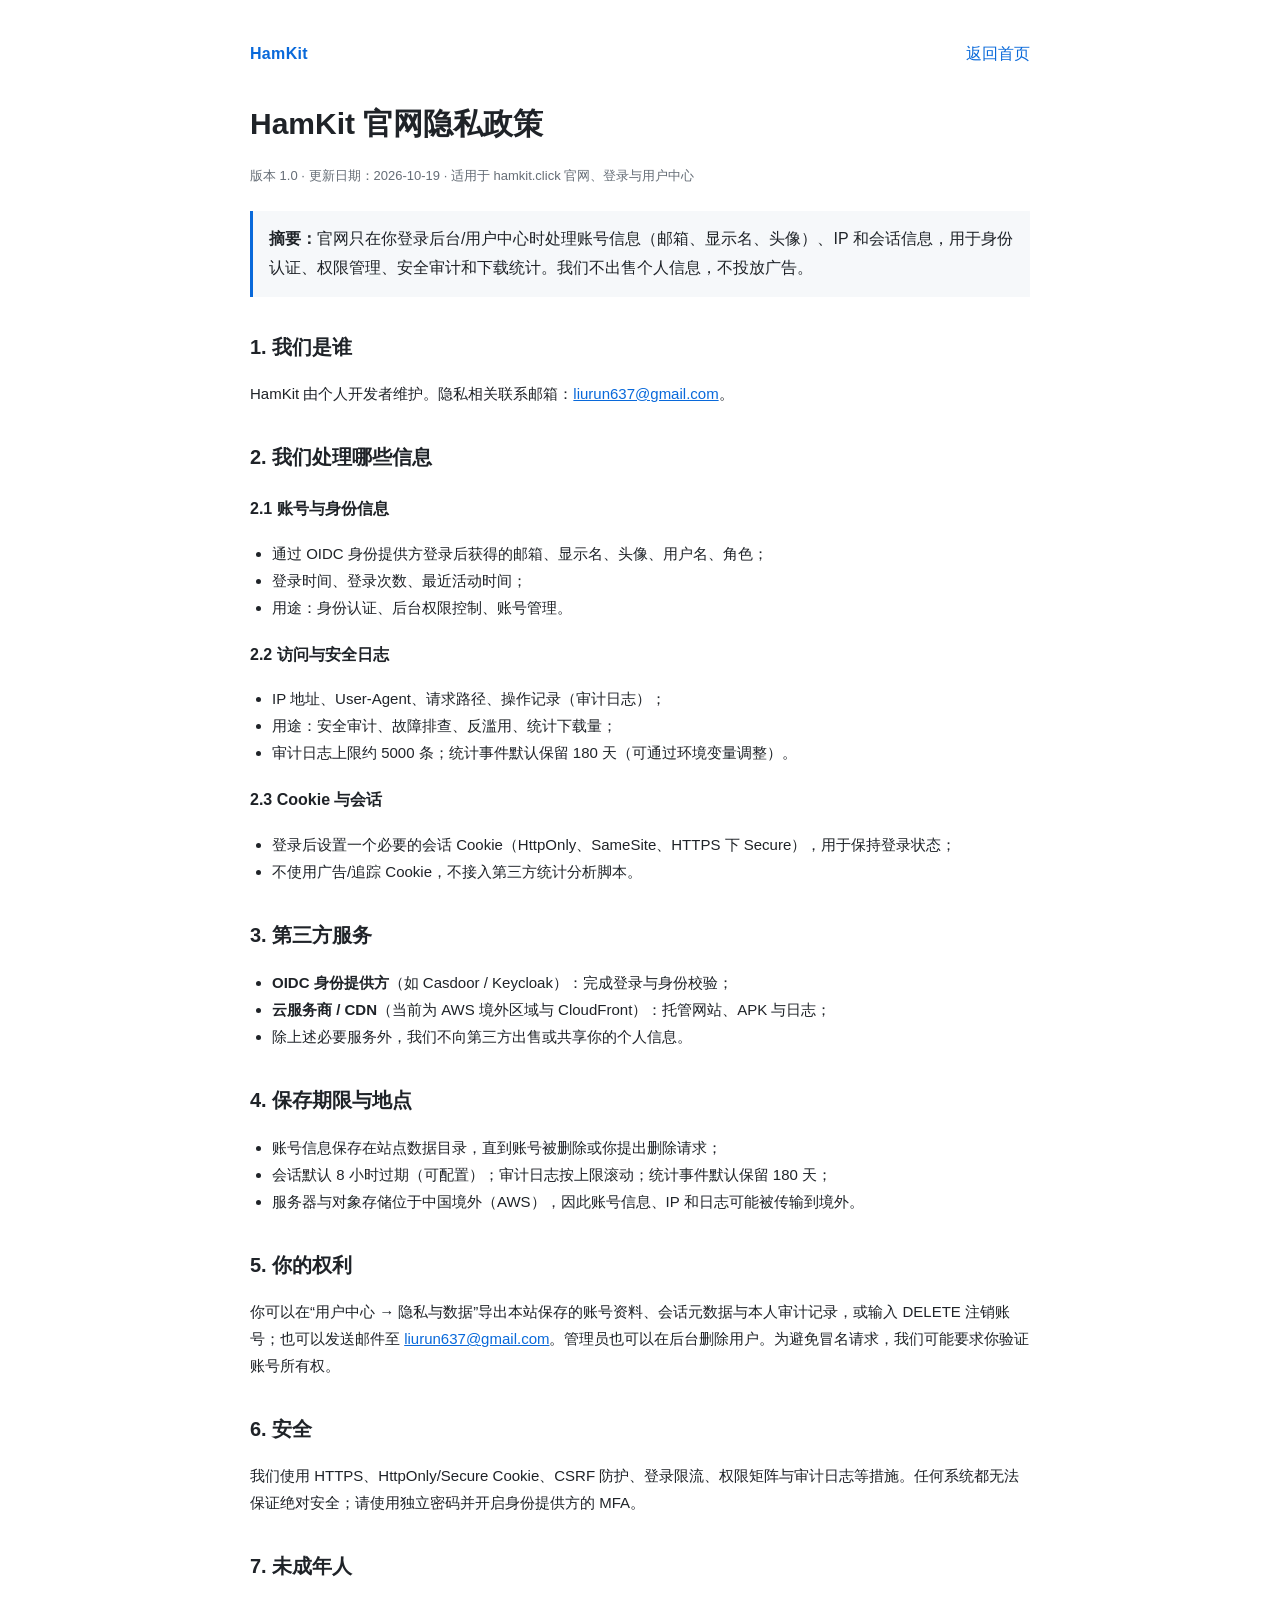
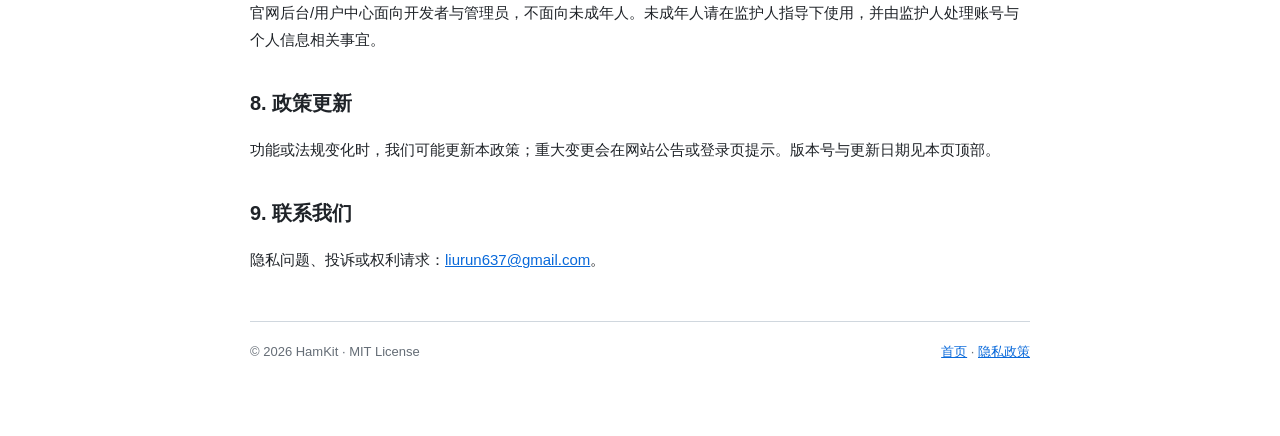
<file: website/privacy.html>
<!DOCTYPE html>
<html lang="zh-CN">
<head>
  <meta charset="UTF-8">
  <meta name="viewport" content="width=device-width, initial-scale=1.0">
  <title>隐私政策 · HamKit</title>
  <meta name="description" content="HamKit 官网隐私政策：我们收集哪些信息、为什么收集、保存多久，以及你的权利。">
  <style>
    :root { color-scheme: light dark; --fg:#1f2328; --muted:#656d76; --bg:#fff; --card:#f6f8fa; --line:#d0d7de; --link:#0969da; }
    * { box-sizing: border-box; }
    body { margin:0; background:var(--bg); color:var(--fg); font-family:-apple-system,BlinkMacSystemFont,"Segoe UI","Noto Sans SC","Microsoft YaHei",sans-serif; line-height:1.8; }
    main { max-width: 820px; margin: 0 auto; padding: 40px 20px 72px; }
    h1 { font-size: 30px; margin: 0 0 6px; }
    h2 { font-size: 20px; margin: 32px 0 8px; }
    h3 { font-size: 16px; margin: 20px 0 6px; }
    p, li { font-size: 15px; }
    ul { padding-left: 22px; }
    .meta { color: var(--muted); font-size: 13px; margin-bottom: 24px; }
    .note { background: var(--card); border-left: 3px solid var(--link); padding: 14px 16px; margin: 18px 0; }
    a { color: var(--link); }
    .top { display:flex; justify-content:space-between; align-items:center; gap:16px; margin-bottom: 28px; }
    .top a { text-decoration:none; }
    .brand { font-weight: 700; letter-spacing: .02em; }
    footer { margin-top: 48px; padding-top: 18px; border-top:1px solid var(--line); color:var(--muted); font-size:13px; display:flex; flex-wrap:wrap; gap:12px; justify-content:space-between; }
    @media (prefers-color-scheme: dark) {
      :root { --fg:#e6edf3; --muted:#8b949e; --bg:#0d1117; --card:#161b22; --line:#30363d; --link:#58a6ff; }
    }
  </style>
</head>
<body>
<main>
  <div class="top">
    <a class="brand" href="/">HamKit</a>
    <a href="/">返回首页</a>
  </div>

  <h1>HamKit 官网隐私政策</h1>
  <p class="meta">版本 1.0 · 更新日期：2026-10-19 · 适用于 hamkit.click 官网、登录与用户中心</p>

  <div class="note">
    <strong>摘要：</strong>官网只在你登录后台/用户中心时处理账号信息（邮箱、显示名、头像）、IP 和会话信息，用于身份认证、权限管理、安全审计和下载统计。我们不出售个人信息，不投放广告。
  </div>

  <h2>1. 我们是谁</h2>
  <p>HamKit 由个人开发者维护。隐私相关联系邮箱：<a href="mailto:liurun637@gmail.com">liurun637@gmail.com</a>。</p>

  <h2>2. 我们处理哪些信息</h2>
  <h3>2.1 账号与身份信息</h3>
  <ul>
    <li>通过 OIDC 身份提供方登录后获得的邮箱、显示名、头像、用户名、角色；</li>
    <li>登录时间、登录次数、最近活动时间；</li>
    <li>用途：身份认证、后台权限控制、账号管理。</li>
  </ul>

  <h3>2.2 访问与安全日志</h3>
  <ul>
    <li>IP 地址、User-Agent、请求路径、操作记录（审计日志）；</li>
    <li>用途：安全审计、故障排查、反滥用、统计下载量；</li>
    <li>审计日志上限约 5000 条；统计事件默认保留 180 天（可通过环境变量调整）。</li>
  </ul>

  <h3>2.3 Cookie 与会话</h3>
  <ul>
    <li>登录后设置一个必要的会话 Cookie（HttpOnly、SameSite、HTTPS 下 Secure），用于保持登录状态；</li>
    <li>不使用广告/追踪 Cookie，不接入第三方统计分析脚本。</li>
  </ul>

  <h2>3. 第三方服务</h2>
  <ul>
    <li><strong>OIDC 身份提供方</strong>（如 Casdoor / Keycloak）：完成登录与身份校验；</li>
    <li><strong>云服务商 / CDN</strong>（当前为 AWS 境外区域与 CloudFront）：托管网站、APK 与日志；</li>
    <li>除上述必要服务外，我们不向第三方出售或共享你的个人信息。</li>
  </ul>

  <h2>4. 保存期限与地点</h2>
  <ul>
    <li>账号信息保存在站点数据目录，直到账号被删除或你提出删除请求；</li>
    <li>会话默认 8 小时过期（可配置）；审计日志按上限滚动；统计事件默认保留 180 天；</li>
    <li>服务器与对象存储位于中国境外（AWS），因此账号信息、IP 和日志可能被传输到境外。</li>
  </ul>

  <h2>5. 你的权利</h2>
  <p>你可以在“用户中心 → 隐私与数据”导出本站保存的账号资料、会话元数据与本人审计记录，或输入 DELETE 注销账号；也可以发送邮件至 <a href="mailto:liurun637@gmail.com">liurun637@gmail.com</a>。管理员也可以在后台删除用户。为避免冒名请求，我们可能要求你验证账号所有权。</p>

  <h2>6. 安全</h2>
  <p>我们使用 HTTPS、HttpOnly/Secure Cookie、CSRF 防护、登录限流、权限矩阵与审计日志等措施。任何系统都无法保证绝对安全；请使用独立密码并开启身份提供方的 MFA。</p>

  <h2>7. 未成年人</h2>
  <p>官网后台/用户中心面向开发者与管理员，不面向未成年人。未成年人请在监护人指导下使用，并由监护人处理账号与个人信息相关事宜。</p>

  <h2>8. 政策更新</h2>
  <p>功能或法规变化时，我们可能更新本政策；重大变更会在网站公告或登录页提示。版本号与更新日期见本页顶部。</p>

  <h2>9. 联系我们</h2>
  <p>隐私问题、投诉或权利请求：<a href="mailto:liurun637@gmail.com">liurun637@gmail.com</a>。</p>

  <footer>
    <span>© 2026 HamKit · MIT License</span>
    <span><a href="/">首页</a> · <a href="/privacy.html">隐私政策</a></span>
  </footer>
</main>
</body>
</html>
</file>
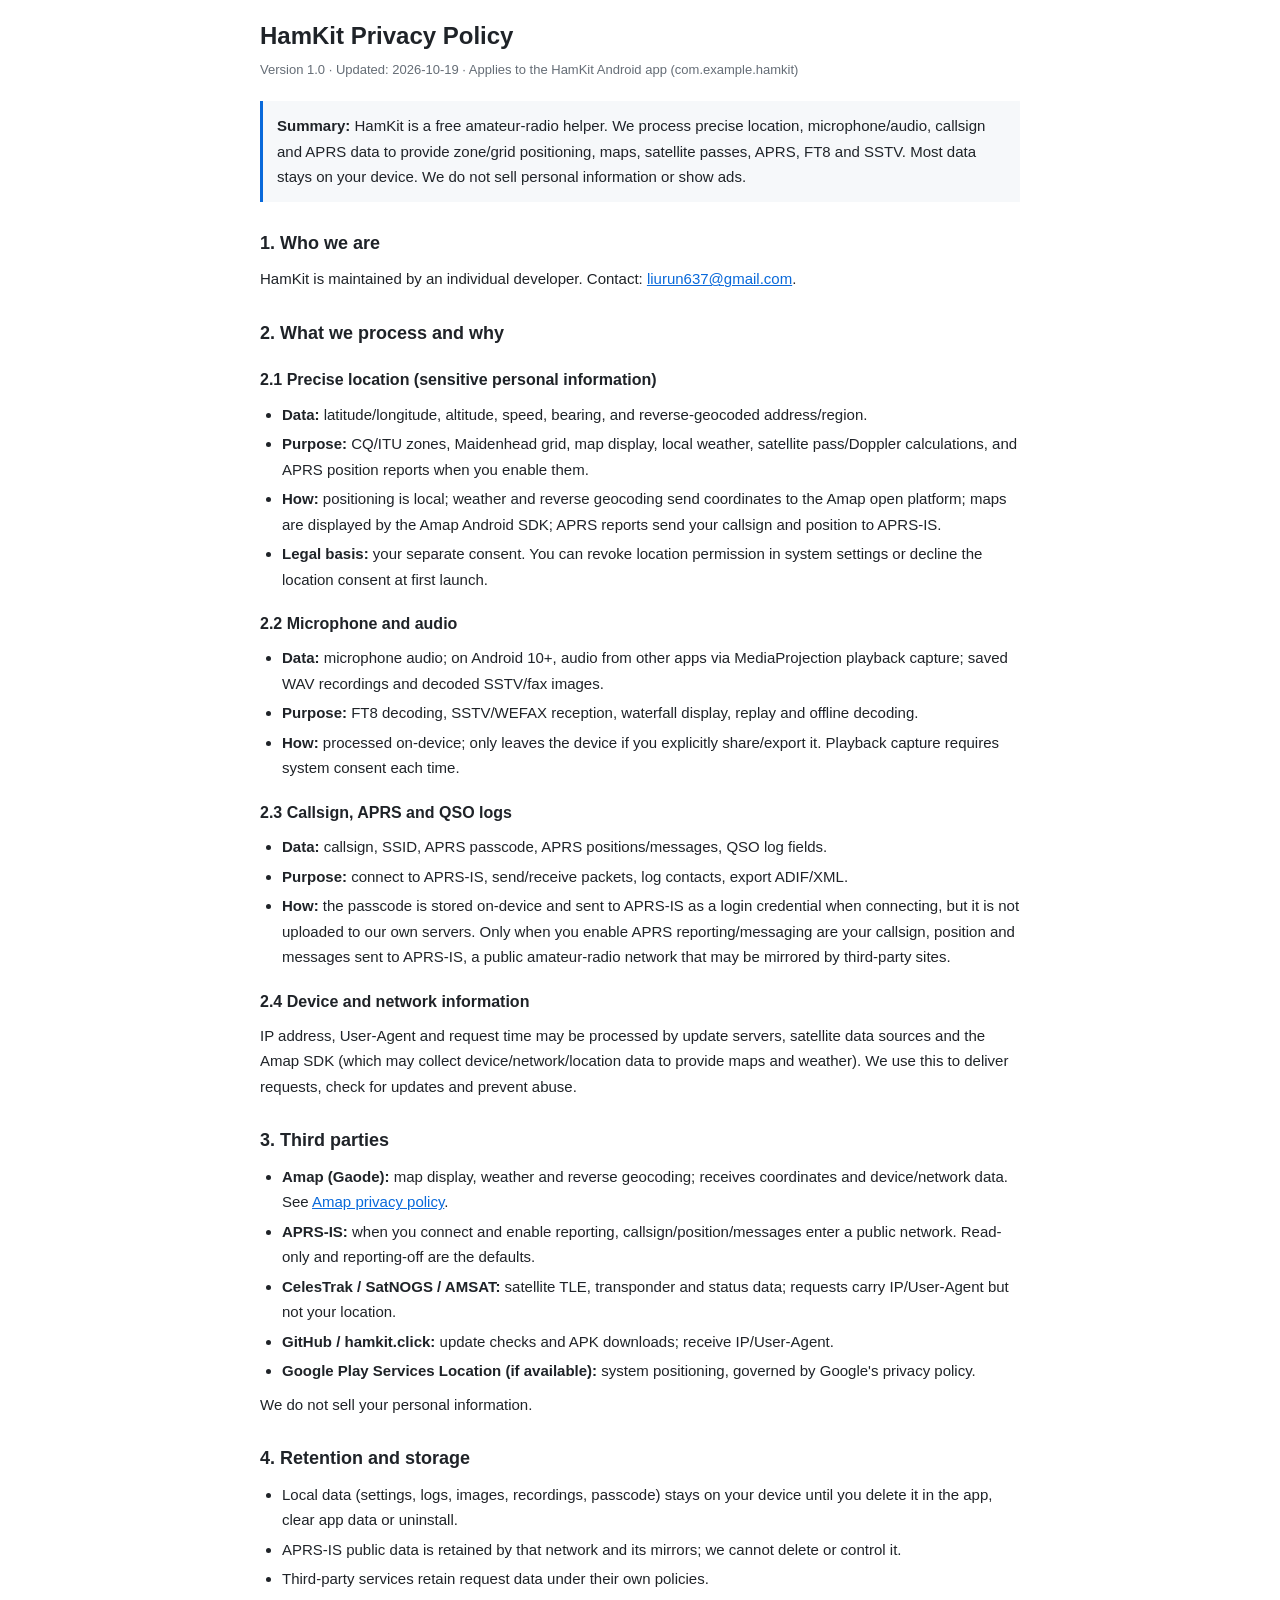
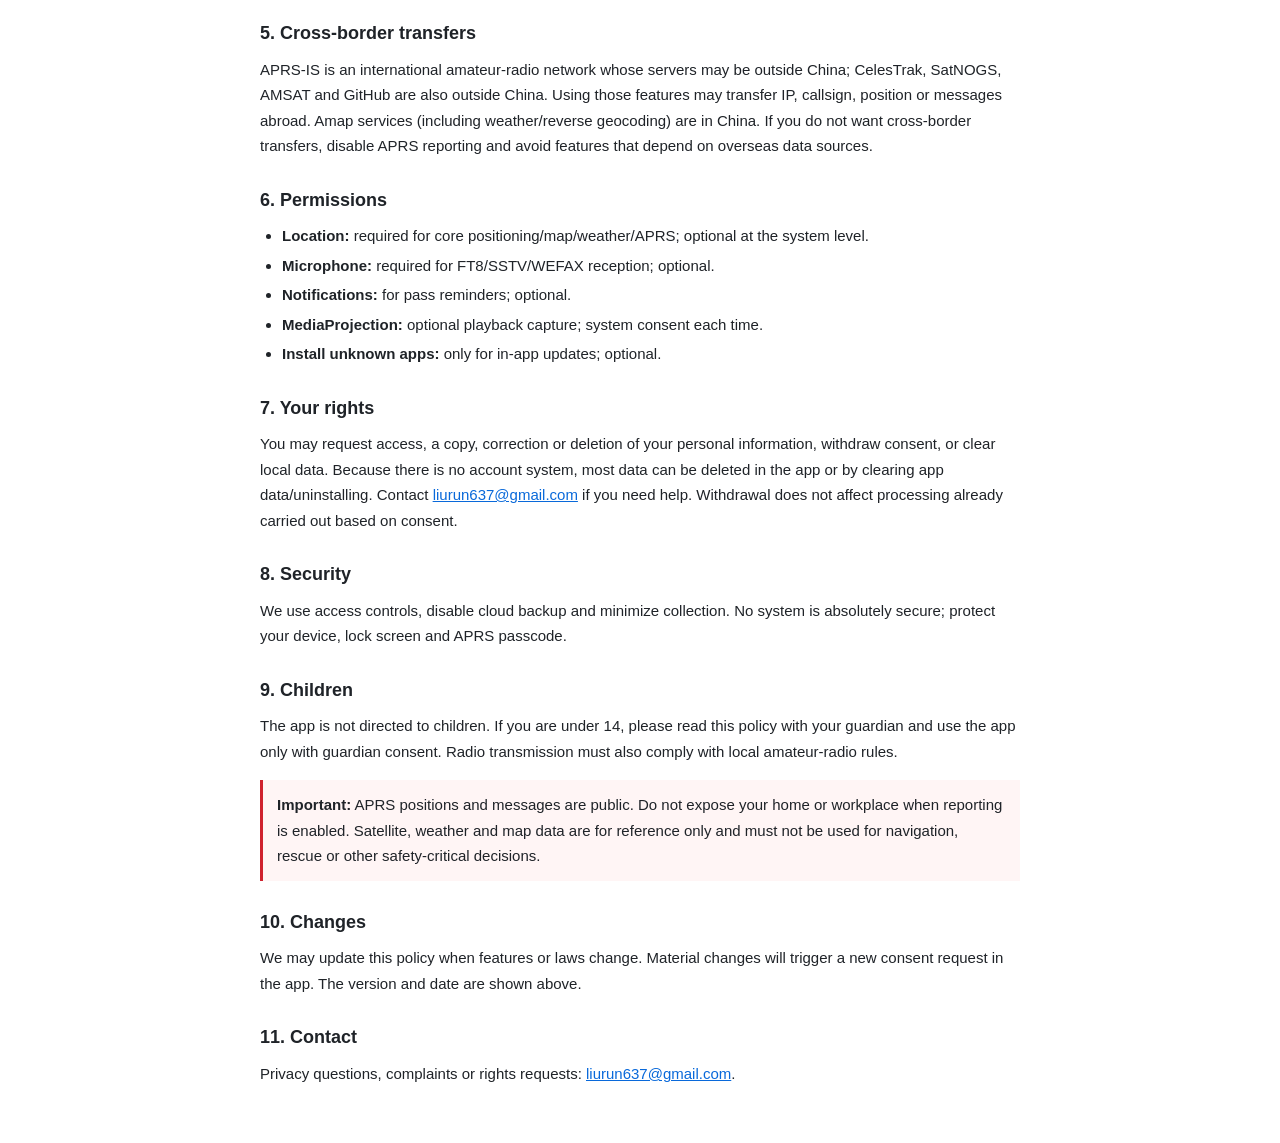
<file: app/src/main/assets/privacy_policy_en.html>
<!DOCTYPE html>
<html lang="en">
<head>
  <meta charset="utf-8">
  <meta name="viewport" content="width=device-width, initial-scale=1">
  <title>HamKit Privacy Policy</title>
  <style>
    :root { color-scheme: light dark; }
    body {
      margin: 0 auto;
      padding: 20px 20px 48px;
      max-width: 760px;
      font-family: -apple-system, BlinkMacSystemFont, "Segoe UI", "Noto Sans", sans-serif;
      font-size: 15px;
      line-height: 1.7;
      color: #1f2328;
      background: #ffffff;
    }
    h1 { font-size: 24px; line-height: 1.3; margin: 0 0 8px; }
    h2 { font-size: 18px; margin: 26px 0 8px; }
    h3 { font-size: 16px; margin: 18px 0 6px; }
    p { margin: 8px 0; }
    ul { margin: 8px 0 8px 22px; padding: 0; }
    li { margin: 4px 0; }
    .meta { color: #656d76; font-size: 13px; margin-bottom: 20px; }
    .note { padding: 12px 14px; border-left: 3px solid #0969da; background: #f6f8fa; margin: 16px 0; }
    .warn { padding: 12px 14px; border-left: 3px solid #cf222e; background: #fff5f5; margin: 16px 0; }
    a { color: #0969da; }
    @media (prefers-color-scheme: dark) {
      body { color: #e6edf3; background: #0d1117; }
      .meta { color: #8b949e; }
      .note { background: #161b22; border-left-color: #58a6ff; }
      .warn { background: #2d1114; border-left-color: #f85149; }
      a { color: #58a6ff; }
    }
  </style>
</head>
<body>
  <h1>HamKit Privacy Policy</h1>
  <p class="meta">Version 1.0 · Updated: 2026-10-19 · Applies to the HamKit Android app (com.example.hamkit)</p>

  <div class="note">
    <strong>Summary:</strong> HamKit is a free amateur-radio helper. We process precise location, microphone/audio, callsign and APRS data to provide zone/grid positioning, maps, satellite passes, APRS, FT8 and SSTV. Most data stays on your device. We do not sell personal information or show ads.
  </div>

  <h2>1. Who we are</h2>
  <p>HamKit is maintained by an individual developer. Contact: <a href="mailto:liurun637@gmail.com">liurun637@gmail.com</a>.</p>

  <h2>2. What we process and why</h2>

  <h3>2.1 Precise location (sensitive personal information)</h3>
  <ul>
    <li><strong>Data:</strong> latitude/longitude, altitude, speed, bearing, and reverse-geocoded address/region.</li>
    <li><strong>Purpose:</strong> CQ/ITU zones, Maidenhead grid, map display, local weather, satellite pass/Doppler calculations, and APRS position reports when you enable them.</li>
    <li><strong>How:</strong> positioning is local; weather and reverse geocoding send coordinates to the Amap open platform; maps are displayed by the Amap Android SDK; APRS reports send your callsign and position to APRS-IS.</li>
    <li><strong>Legal basis:</strong> your separate consent. You can revoke location permission in system settings or decline the location consent at first launch.</li>
  </ul>

  <h3>2.2 Microphone and audio</h3>
  <ul>
    <li><strong>Data:</strong> microphone audio; on Android 10+, audio from other apps via MediaProjection playback capture; saved WAV recordings and decoded SSTV/fax images.</li>
    <li><strong>Purpose:</strong> FT8 decoding, SSTV/WEFAX reception, waterfall display, replay and offline decoding.</li>
    <li><strong>How:</strong> processed on-device; only leaves the device if you explicitly share/export it. Playback capture requires system consent each time.</li>
  </ul>

  <h3>2.3 Callsign, APRS and QSO logs</h3>
  <ul>
    <li><strong>Data:</strong> callsign, SSID, APRS passcode, APRS positions/messages, QSO log fields.</li>
    <li><strong>Purpose:</strong> connect to APRS-IS, send/receive packets, log contacts, export ADIF/XML.</li>
    <li><strong>How:</strong> the passcode is stored on-device and sent to APRS-IS as a login credential when connecting, but it is not uploaded to our own servers. Only when you enable APRS reporting/messaging are your callsign, position and messages sent to APRS-IS, a public amateur-radio network that may be mirrored by third-party sites.</li>
  </ul>

  <h3>2.4 Device and network information</h3>
  <p>IP address, User-Agent and request time may be processed by update servers, satellite data sources and the Amap SDK (which may collect device/network/location data to provide maps and weather). We use this to deliver requests, check for updates and prevent abuse.</p>

  <h2>3. Third parties</h2>
  <ul>
    <li><strong>Amap (Gaode):</strong> map display, weather and reverse geocoding; receives coordinates and device/network data. See <a href="https://lbs.amap.com/pages/privacy/">Amap privacy policy</a>.</li>
    <li><strong>APRS-IS:</strong> when you connect and enable reporting, callsign/position/messages enter a public network. Read-only and reporting-off are the defaults.</li>
    <li><strong>CelesTrak / SatNOGS / AMSAT:</strong> satellite TLE, transponder and status data; requests carry IP/User-Agent but not your location.</li>
    <li><strong>GitHub / hamkit.click:</strong> update checks and APK downloads; receive IP/User-Agent.</li>
    <li><strong>Google Play Services Location (if available):</strong> system positioning, governed by Google's privacy policy.</li>
  </ul>
  <p>We do not sell your personal information.</p>

  <h2>4. Retention and storage</h2>
  <ul>
    <li>Local data (settings, logs, images, recordings, passcode) stays on your device until you delete it in the app, clear app data or uninstall.</li>
    <li>APRS-IS public data is retained by that network and its mirrors; we cannot delete or control it.</li>
    <li>Third-party services retain request data under their own policies.</li>
  </ul>

  <h2>5. Cross-border transfers</h2>
  <p>APRS-IS is an international amateur-radio network whose servers may be outside China; CelesTrak, SatNOGS, AMSAT and GitHub are also outside China. Using those features may transfer IP, callsign, position or messages abroad. Amap services (including weather/reverse geocoding) are in China. If you do not want cross-border transfers, disable APRS reporting and avoid features that depend on overseas data sources.</p>

  <h2>6. Permissions</h2>
  <ul>
    <li><strong>Location:</strong> required for core positioning/map/weather/APRS; optional at the system level.</li>
    <li><strong>Microphone:</strong> required for FT8/SSTV/WEFAX reception; optional.</li>
    <li><strong>Notifications:</strong> for pass reminders; optional.</li>
    <li><strong>MediaProjection:</strong> optional playback capture; system consent each time.</li>
    <li><strong>Install unknown apps:</strong> only for in-app updates; optional.</li>
  </ul>

  <h2>7. Your rights</h2>
  <p>You may request access, a copy, correction or deletion of your personal information, withdraw consent, or clear local data. Because there is no account system, most data can be deleted in the app or by clearing app data/uninstalling. Contact <a href="mailto:liurun637@gmail.com">liurun637@gmail.com</a> if you need help. Withdrawal does not affect processing already carried out based on consent.</p>

  <h2>8. Security</h2>
  <p>We use access controls, disable cloud backup and minimize collection. No system is absolutely secure; protect your device, lock screen and APRS passcode.</p>

  <h2>9. Children</h2>
  <p>The app is not directed to children. If you are under 14, please read this policy with your guardian and use the app only with guardian consent. Radio transmission must also comply with local amateur-radio rules.</p>

  <div class="warn">
    <strong>Important:</strong> APRS positions and messages are public. Do not expose your home or workplace when reporting is enabled. Satellite, weather and map data are for reference only and must not be used for navigation, rescue or other safety-critical decisions.
  </div>

  <h2>10. Changes</h2>
  <p>We may update this policy when features or laws change. Material changes will trigger a new consent request in the app. The version and date are shown above.</p>

  <h2>11. Contact</h2>
  <p>Privacy questions, complaints or rights requests: <a href="mailto:liurun637@gmail.com">liurun637@gmail.com</a>.</p>
</body>
</html>
</file>
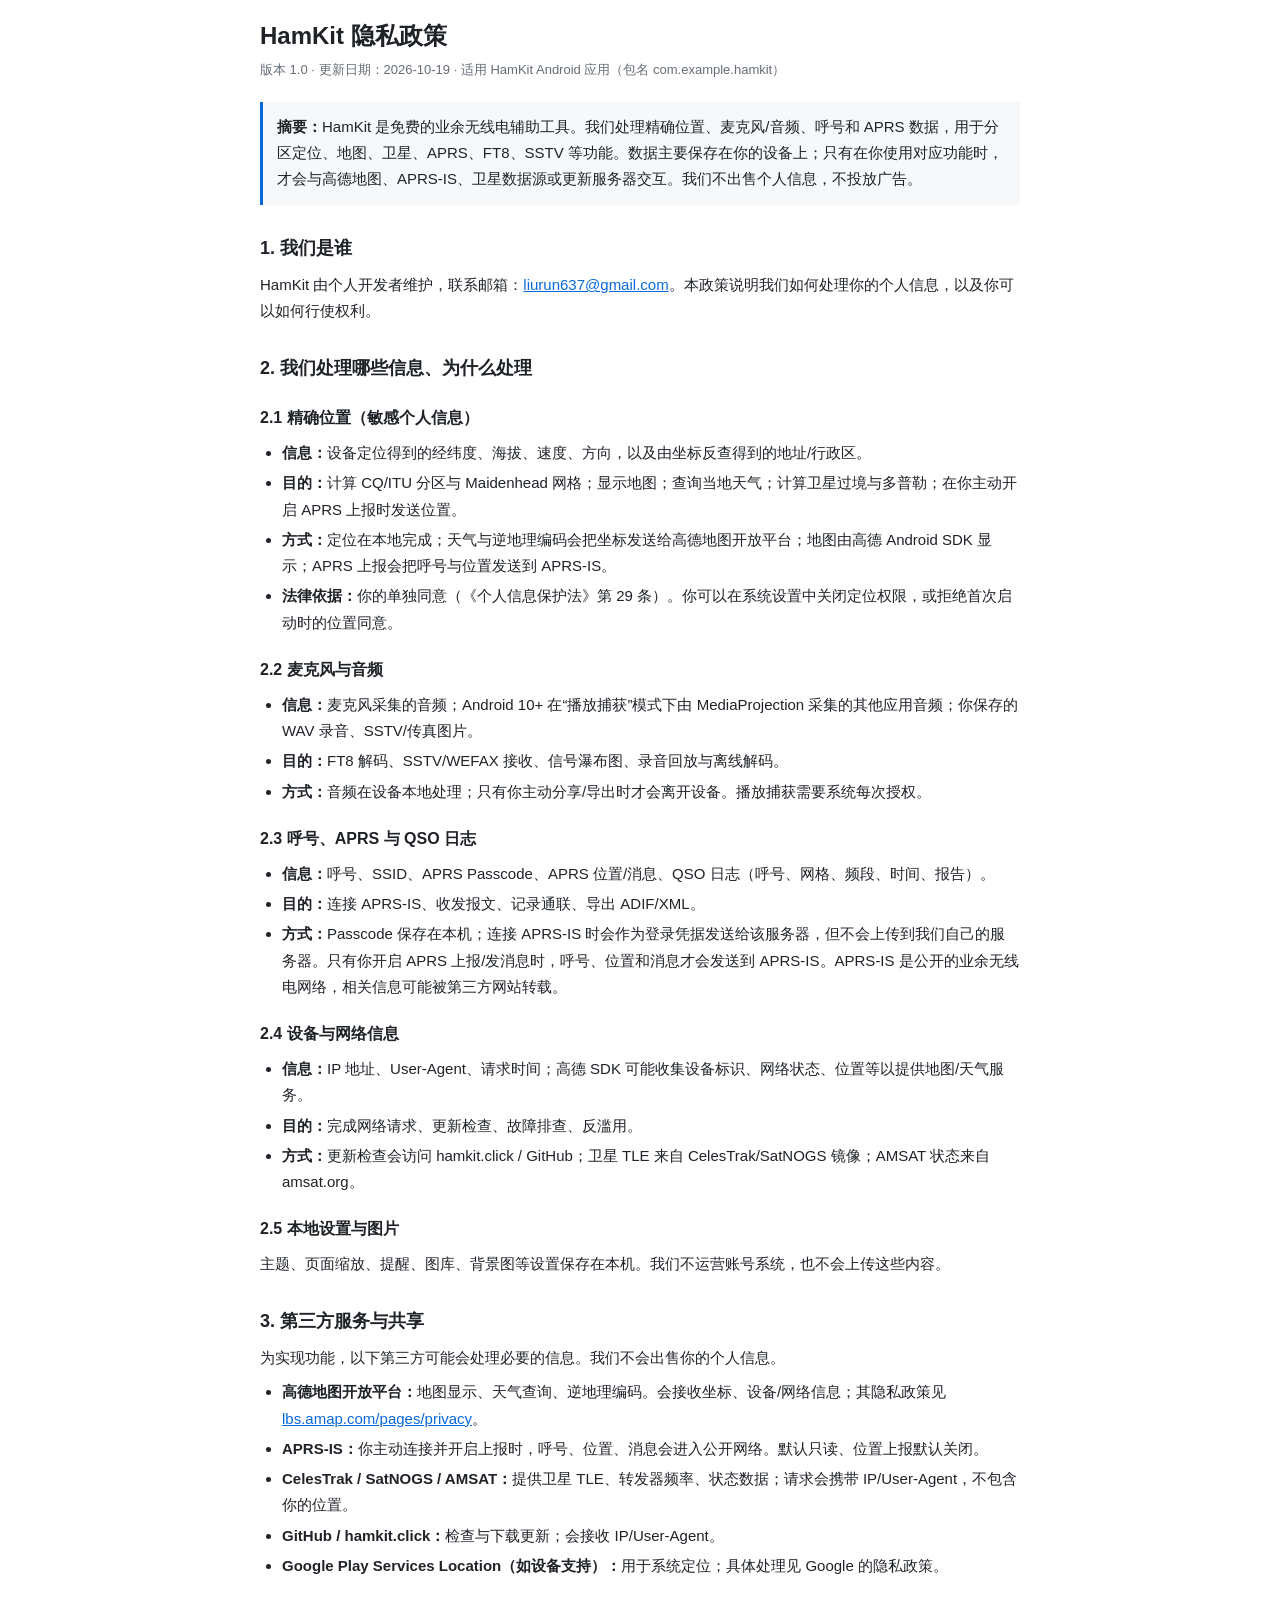
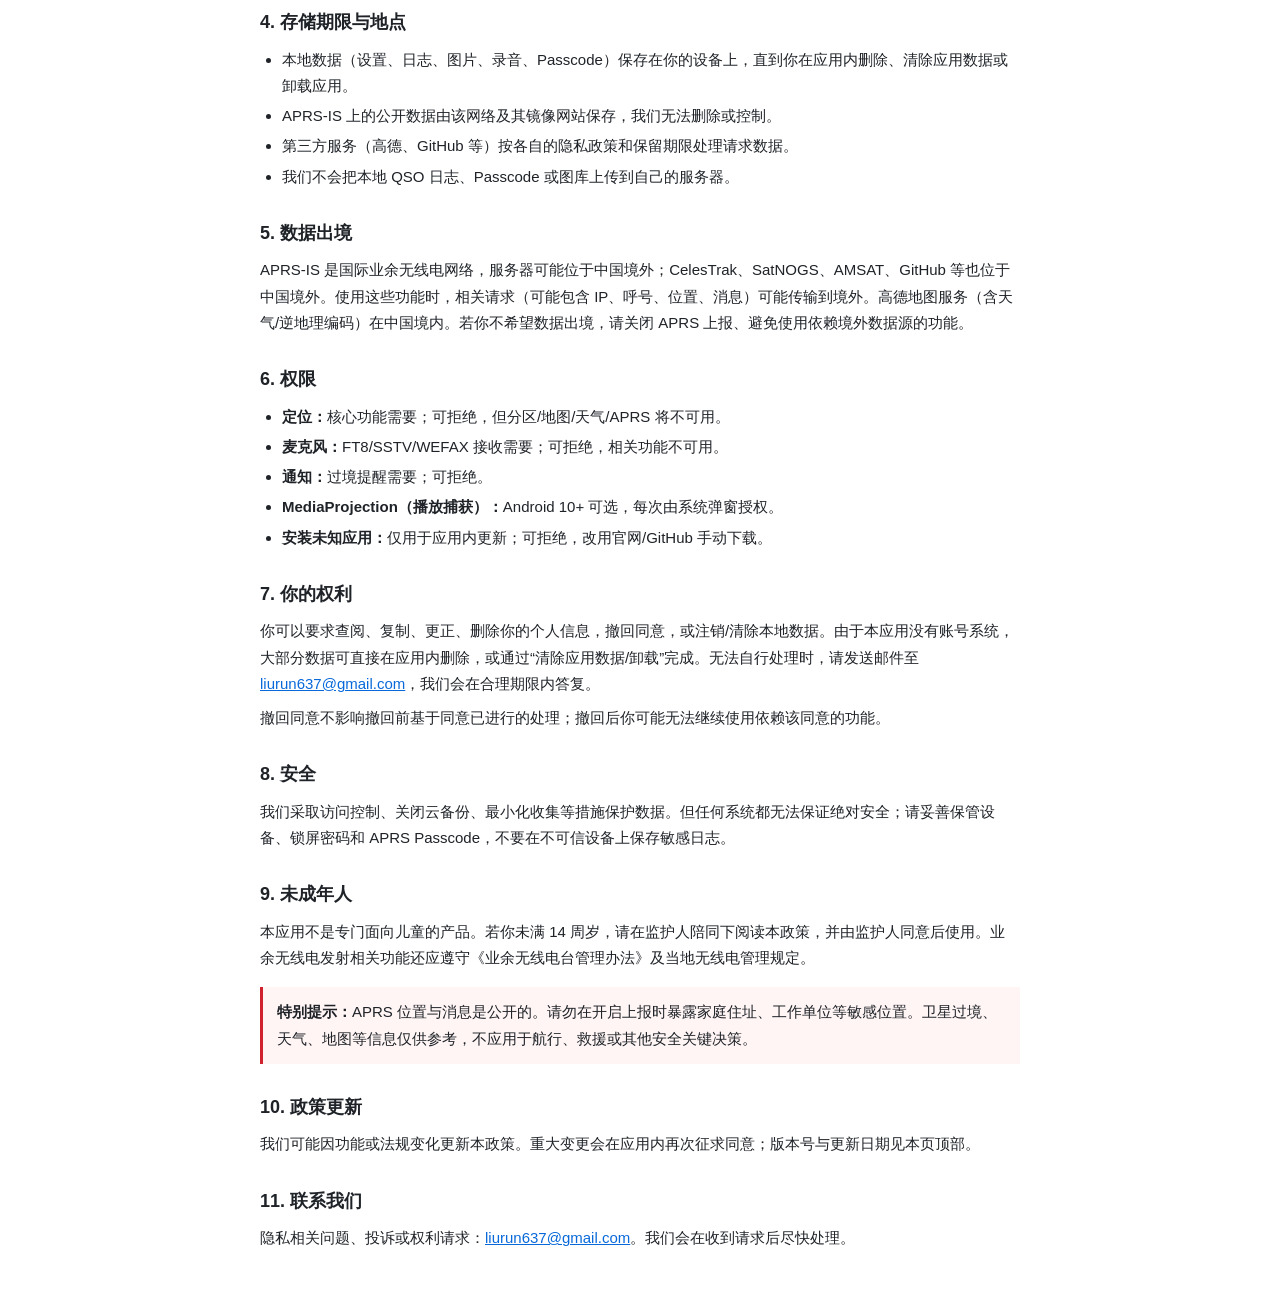
<file: app/src/main/assets/privacy_policy_zh.html>
<!DOCTYPE html>
<html lang="zh-CN">
<head>
  <meta charset="utf-8">
  <meta name="viewport" content="width=device-width, initial-scale=1">
  <title>HamKit 隐私政策</title>
  <style>
    :root { color-scheme: light dark; }
    body {
      margin: 0 auto;
      padding: 20px 20px 48px;
      max-width: 760px;
      font-family: -apple-system, BlinkMacSystemFont, "Segoe UI", "Noto Sans SC", "Microsoft YaHei", sans-serif;
      font-size: 15px;
      line-height: 1.75;
      color: #1f2328;
      background: #ffffff;
    }
    h1 { font-size: 24px; line-height: 1.3; margin: 0 0 8px; }
    h2 { font-size: 18px; margin: 28px 0 8px; }
    h3 { font-size: 16px; margin: 20px 0 6px; }
    p { margin: 8px 0; }
    ul { margin: 8px 0 8px 22px; padding: 0; }
    li { margin: 4px 0; }
    .meta { color: #656d76; font-size: 13px; margin-bottom: 20px; }
    .note { padding: 12px 14px; border-left: 3px solid #0969da; background: #f6f8fa; margin: 16px 0; }
    .warn { padding: 12px 14px; border-left: 3px solid #cf222e; background: #fff5f5; margin: 16px 0; }
    a { color: #0969da; }
    code { font-family: ui-monospace, SFMono-Regular, Consolas, monospace; font-size: 13px; }
    @media (prefers-color-scheme: dark) {
      body { color: #e6edf3; background: #0d1117; }
      .meta { color: #8b949e; }
      .note { background: #161b22; border-left-color: #58a6ff; }
      .warn { background: #2d1114; border-left-color: #f85149; }
      a { color: #58a6ff; }
    }
  </style>
</head>
<body>
  <h1>HamKit 隐私政策</h1>
  <p class="meta">版本 1.0 · 更新日期：2026-10-19 · 适用 HamKit Android 应用（包名 com.example.hamkit）</p>

  <div class="note">
    <strong>摘要：</strong>HamKit 是免费的业余无线电辅助工具。我们处理精确位置、麦克风/音频、呼号和 APRS 数据，用于分区定位、地图、卫星、APRS、FT8、SSTV 等功能。数据主要保存在你的设备上；只有在你使用对应功能时，才会与高德地图、APRS-IS、卫星数据源或更新服务器交互。我们不出售个人信息，不投放广告。
  </div>

  <h2>1. 我们是谁</h2>
  <p>HamKit 由个人开发者维护，联系邮箱：<a href="mailto:liurun637@gmail.com">liurun637@gmail.com</a>。本政策说明我们如何处理你的个人信息，以及你可以如何行使权利。</p>

  <h2>2. 我们处理哪些信息、为什么处理</h2>

  <h3>2.1 精确位置（敏感个人信息）</h3>
  <ul>
    <li><strong>信息：</strong>设备定位得到的经纬度、海拔、速度、方向，以及由坐标反查得到的地址/行政区。</li>
    <li><strong>目的：</strong>计算 CQ/ITU 分区与 Maidenhead 网格；显示地图；查询当地天气；计算卫星过境与多普勒；在你主动开启 APRS 上报时发送位置。</li>
    <li><strong>方式：</strong>定位在本地完成；天气与逆地理编码会把坐标发送给高德地图开放平台；地图由高德 Android SDK 显示；APRS 上报会把呼号与位置发送到 APRS-IS。</li>
    <li><strong>法律依据：</strong>你的单独同意（《个人信息保护法》第 29 条）。你可以在系统设置中关闭定位权限，或拒绝首次启动时的位置同意。</li>
  </ul>

  <h3>2.2 麦克风与音频</h3>
  <ul>
    <li><strong>信息：</strong>麦克风采集的音频；Android 10+ 在“播放捕获”模式下由 MediaProjection 采集的其他应用音频；你保存的 WAV 录音、SSTV/传真图片。</li>
    <li><strong>目的：</strong>FT8 解码、SSTV/WEFAX 接收、信号瀑布图、录音回放与离线解码。</li>
    <li><strong>方式：</strong>音频在设备本地处理；只有你主动分享/导出时才会离开设备。播放捕获需要系统每次授权。</li>
  </ul>

  <h3>2.3 呼号、APRS 与 QSO 日志</h3>
  <ul>
    <li><strong>信息：</strong>呼号、SSID、APRS Passcode、APRS 位置/消息、QSO 日志（呼号、网格、频段、时间、报告）。</li>
    <li><strong>目的：</strong>连接 APRS-IS、收发报文、记录通联、导出 ADIF/XML。</li>
    <li><strong>方式：</strong>Passcode 保存在本机；连接 APRS-IS 时会作为登录凭据发送给该服务器，但不会上传到我们自己的服务器。只有你开启 APRS 上报/发消息时，呼号、位置和消息才会发送到 APRS-IS。APRS-IS 是公开的业余无线电网络，相关信息可能被第三方网站转载。</li>
  </ul>

  <h3>2.4 设备与网络信息</h3>
  <ul>
    <li><strong>信息：</strong>IP 地址、User-Agent、请求时间；高德 SDK 可能收集设备标识、网络状态、位置等以提供地图/天气服务。</li>
    <li><strong>目的：</strong>完成网络请求、更新检查、故障排查、反滥用。</li>
    <li><strong>方式：</strong>更新检查会访问 hamkit.click / GitHub；卫星 TLE 来自 CelesTrak/SatNOGS 镜像；AMSAT 状态来自 amsat.org。</li>
  </ul>

  <h3>2.5 本地设置与图片</h3>
  <p>主题、页面缩放、提醒、图库、背景图等设置保存在本机。我们不运营账号系统，也不会上传这些内容。</p>

  <h2>3. 第三方服务与共享</h2>
  <p>为实现功能，以下第三方可能会处理必要的信息。我们不会出售你的个人信息。</p>
  <ul>
    <li><strong>高德地图开放平台：</strong>地图显示、天气查询、逆地理编码。会接收坐标、设备/网络信息；其隐私政策见 <a href="https://lbs.amap.com/pages/privacy/">lbs.amap.com/pages/privacy</a>。</li>
    <li><strong>APRS-IS：</strong>你主动连接并开启上报时，呼号、位置、消息会进入公开网络。默认只读、位置上报默认关闭。</li>
    <li><strong>CelesTrak / SatNOGS / AMSAT：</strong>提供卫星 TLE、转发器频率、状态数据；请求会携带 IP/User-Agent，不包含你的位置。</li>
    <li><strong>GitHub / hamkit.click：</strong>检查与下载更新；会接收 IP/User-Agent。</li>
    <li><strong>Google Play Services Location（如设备支持）：</strong>用于系统定位；具体处理见 Google 的隐私政策。</li>
  </ul>

  <h2>4. 存储期限与地点</h2>
  <ul>
    <li>本地数据（设置、日志、图片、录音、Passcode）保存在你的设备上，直到你在应用内删除、清除应用数据或卸载应用。</li>
    <li>APRS-IS 上的公开数据由该网络及其镜像网站保存，我们无法删除或控制。</li>
    <li>第三方服务（高德、GitHub 等）按各自的隐私政策和保留期限处理请求数据。</li>
    <li>我们不会把本地 QSO 日志、Passcode 或图库上传到自己的服务器。</li>
  </ul>

  <h2>5. 数据出境</h2>
  <p>APRS-IS 是国际业余无线电网络，服务器可能位于中国境外；CelesTrak、SatNOGS、AMSAT、GitHub 等也位于中国境外。使用这些功能时，相关请求（可能包含 IP、呼号、位置、消息）可能传输到境外。高德地图服务（含天气/逆地理编码）在中国境内。若你不希望数据出境，请关闭 APRS 上报、避免使用依赖境外数据源的功能。</p>

  <h2>6. 权限</h2>
  <ul>
    <li><strong>定位：</strong>核心功能需要；可拒绝，但分区/地图/天气/APRS 将不可用。</li>
    <li><strong>麦克风：</strong>FT8/SSTV/WEFAX 接收需要；可拒绝，相关功能不可用。</li>
    <li><strong>通知：</strong>过境提醒需要；可拒绝。</li>
    <li><strong>MediaProjection（播放捕获）：</strong>Android 10+ 可选，每次由系统弹窗授权。</li>
    <li><strong>安装未知应用：</strong>仅用于应用内更新；可拒绝，改用官网/GitHub 手动下载。</li>
  </ul>

  <h2>7. 你的权利</h2>
  <p>你可以要求查阅、复制、更正、删除你的个人信息，撤回同意，或注销/清除本地数据。由于本应用没有账号系统，大部分数据可直接在应用内删除，或通过“清除应用数据/卸载”完成。无法自行处理时，请发送邮件至 <a href="mailto:liurun637@gmail.com">liurun637@gmail.com</a>，我们会在合理期限内答复。</p>
  <p>撤回同意不影响撤回前基于同意已进行的处理；撤回后你可能无法继续使用依赖该同意的功能。</p>

  <h2>8. 安全</h2>
  <p>我们采取访问控制、关闭云备份、最小化收集等措施保护数据。但任何系统都无法保证绝对安全；请妥善保管设备、锁屏密码和 APRS Passcode，不要在不可信设备上保存敏感日志。</p>

  <h2>9. 未成年人</h2>
  <p>本应用不是专门面向儿童的产品。若你未满 14 周岁，请在监护人陪同下阅读本政策，并由监护人同意后使用。业余无线电发射相关功能还应遵守《业余无线电台管理办法》及当地无线电管理规定。</p>

  <div class="warn">
    <strong>特别提示：</strong>APRS 位置与消息是公开的。请勿在开启上报时暴露家庭住址、工作单位等敏感位置。卫星过境、天气、地图等信息仅供参考，不应用于航行、救援或其他安全关键决策。
  </div>

  <h2>10. 政策更新</h2>
  <p>我们可能因功能或法规变化更新本政策。重大变更会在应用内再次征求同意；版本号与更新日期见本页顶部。</p>

  <h2>11. 联系我们</h2>
  <p>隐私相关问题、投诉或权利请求：<a href="mailto:liurun637@gmail.com">liurun637@gmail.com</a>。我们会在收到请求后尽快处理。</p>
</body>
</html>
</file>
